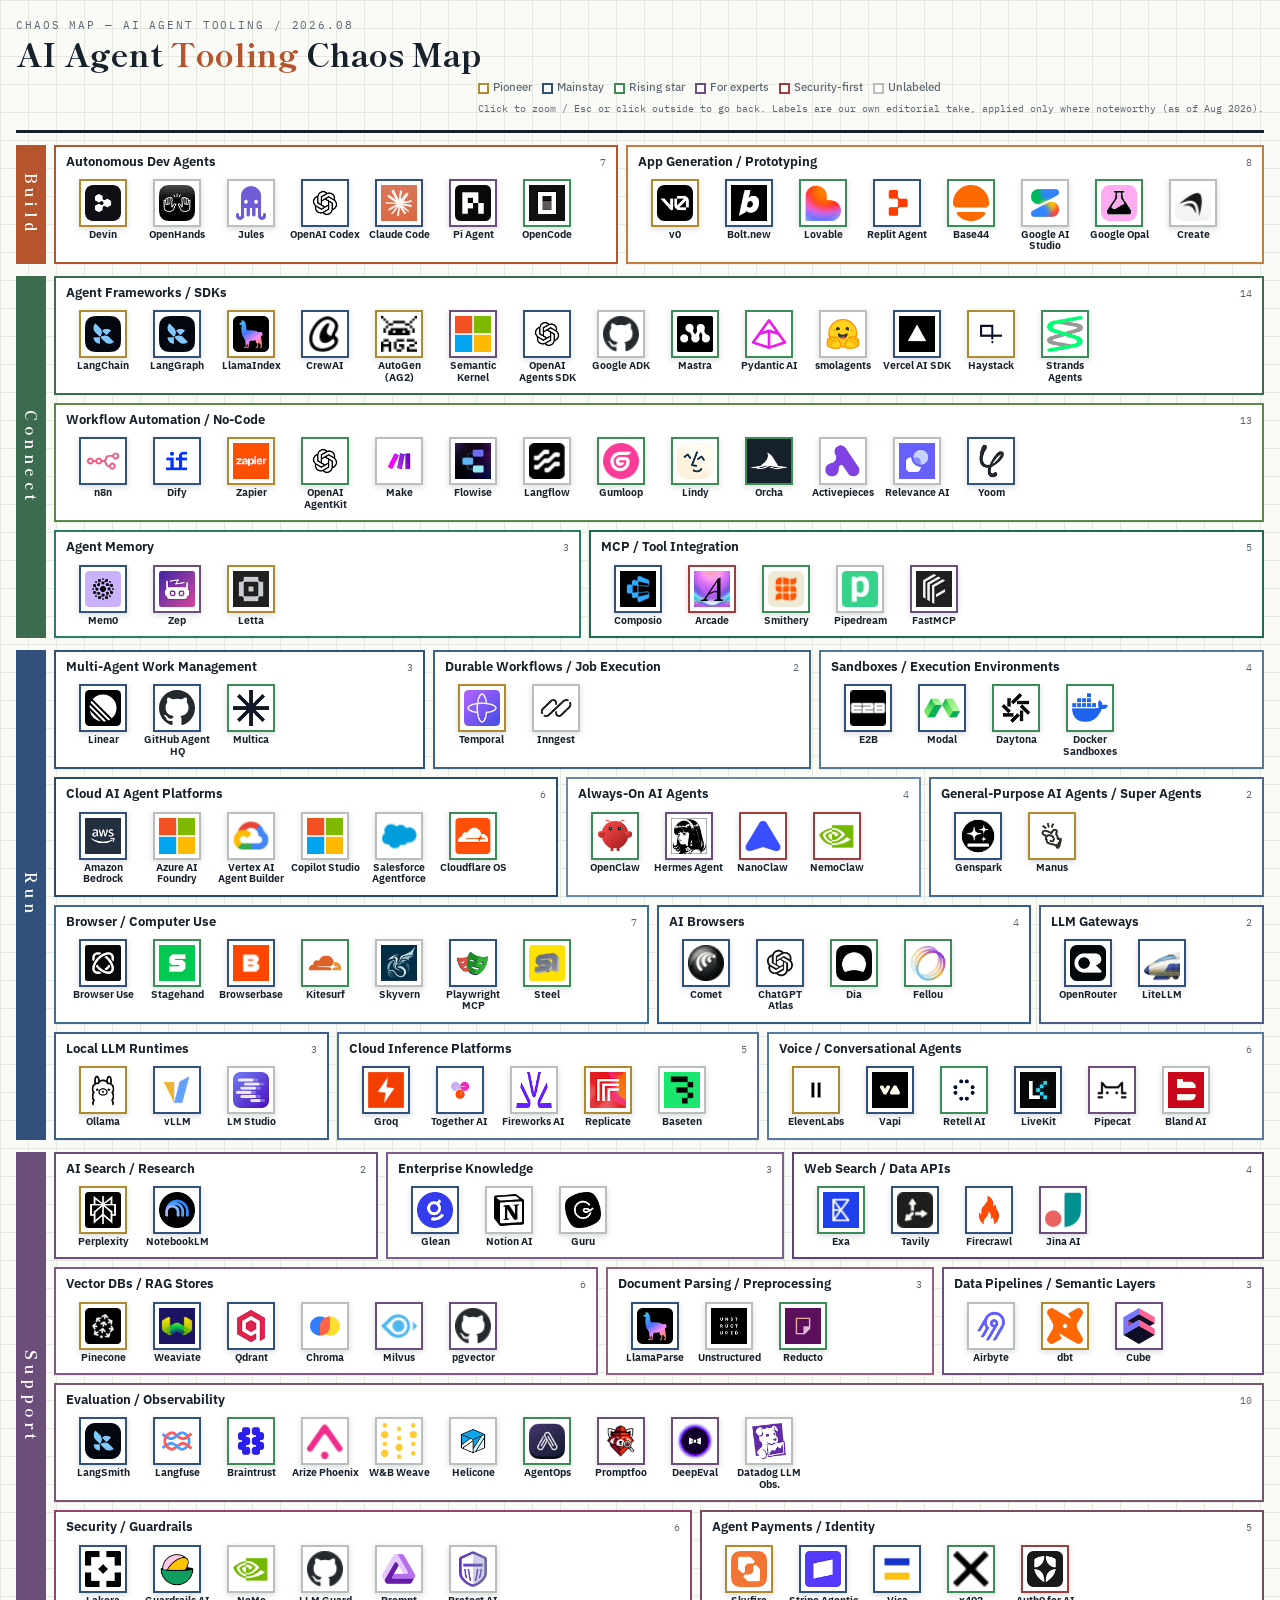
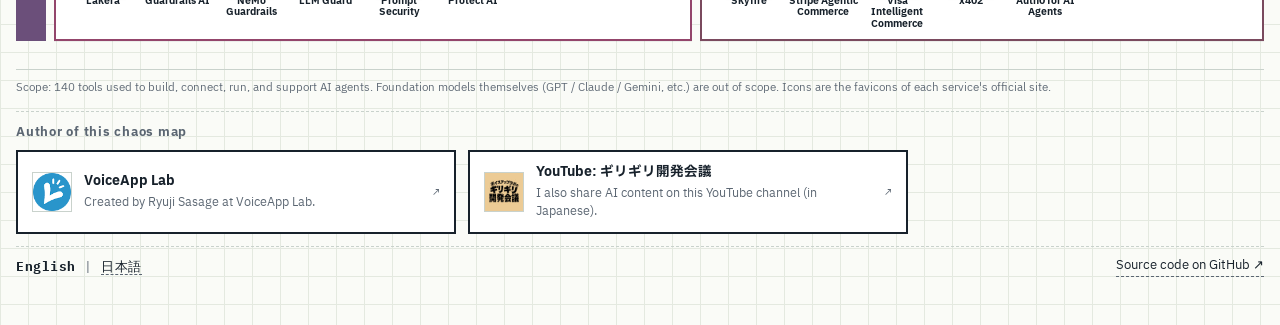
<file: index.html>
<!DOCTYPE html>
<html lang="en">
<head>
<meta charset="UTF-8">
<meta name="viewport" content="width=device-width, initial-scale=1.0">
<title>AI Agent Tools Chaos Map 2026</title>
<meta name="description" content="140 tools for building, connecting, running, and supporting AI agents, organized into 27 categories. Click to zoom into each category's power map, timeline, and detailed tool write-ups.">
<meta property="og:type" content="website">
<meta property="og:title" content="AI Agent Tools Chaos Map 2026">
<meta property="og:description" content="140 AI agent tools across 27 categories — with per-category power maps, release timelines, and detailed write-ups.">
<meta property="og:url" content="https://rsasage.com/ai-agent-tools-chaos-map/">
<meta property="og:image" content="https://rsasage.com/ai-agent-tools-chaos-map/ogp.png">
<meta property="og:image:width" content="1200">
<meta property="og:image:height" content="630">
<meta property="og:site_name" content="AI Agent Tools Chaos Map">
<meta property="og:locale" content="en_US">
<meta property="og:locale:alternate" content="ja_JP">
<meta name="twitter:card" content="summary_large_image">
<meta name="twitter:title" content="AI Agent Tools Chaos Map 2026">
<meta name="twitter:description" content="140 AI agent tools across 27 categories — power maps, timelines, and detailed write-ups.">
<meta name="twitter:image" content="https://rsasage.com/ai-agent-tools-chaos-map/ogp.png">
<link rel="canonical" href="https://rsasage.com/ai-agent-tools-chaos-map/">
<link rel="alternate" hreflang="en" href="https://rsasage.com/ai-agent-tools-chaos-map/">
<link rel="alternate" hreflang="ja" href="https://rsasage.com/ai-agent-tools-chaos-map/ja/">
<link rel="alternate" hreflang="x-default" href="https://rsasage.com/ai-agent-tools-chaos-map/">
<link rel="icon" href="favicon.svg" type="image/svg+xml">
<link rel="icon" href="favicon-32.png" sizes="32x32" type="image/png">
<link rel="apple-touch-icon" href="apple-touch-icon.png">
<link rel="preconnect" href="https://fonts.googleapis.com">
<link href="https://fonts.googleapis.com/css2?family=Shippori+Mincho+B1:wght@700;800&family=IBM+Plex+Sans+JP:wght@400;500;700&family=IBM+Plex+Mono:wght@400;500&display=swap" rel="stylesheet">
<link rel="stylesheet" href="assets/style.css">
</head>
<body>
<div class="wrap">

<header>
  <div class="h-left">
    <div class="eyebrow">CHAOS MAP — AI AGENT TOOLING / 2026.08</div>
    <h1>AI Agent <span class="accent">Tooling</span> Chaos Map</h1>
  </div>
  <div class="h-right">
    <div class="tier-legend">
      <span class="tier-key"><span class="ring" style="border-color:var(--t-pioneer)"></span>Pioneer</span>
      <span class="tier-key"><span class="ring" style="border-color:var(--t-main)"></span>Mainstay</span>
      <span class="tier-key"><span class="ring" style="border-color:var(--t-rising)"></span>Rising star</span>
      <span class="tier-key"><span class="ring" style="border-color:var(--t-expert)"></span>For experts</span>
      <span class="tier-key"><span class="ring" style="border-color:var(--t-security)"></span>Security-first</span>
      <span class="tier-key"><span class="ring" style="border-color:#B9C0BB"></span>Unlabeled</span>
    </div>
    <div class="legend-note">Click to zoom / Esc or click outside to go back. Labels are our own editorial take, applied only where noteworthy (as of Aug 2026).</div>
  </div>
</header>

<div id="map"></div>

<footer>
  <p>Scope: 140 tools used to build, connect, run, and support AI agents. Foundation models themselves (GPT / Claude / Gemini, etc.) are out of scope. Icons are the favicons of each service's official site.</p>
  <div class="credits-block">
    <h3>Author of this chaos map</h3>
    <div class="credit-cards">
      <a class="credit-card" href="https://voiceapp-lab.com/" target="_blank" rel="noopener">
        <img src="[data-uri]" alt="VoiceApp Lab">
        <span class="cc-body"><span class="cc-t">VoiceApp Lab</span><span class="cc-d">Created by Ryuji Sasage at VoiceApp Lab.</span></span>
        <span class="cc-arrow">↗</span>
      </a>
      <a class="credit-card" href="https://www.youtube.com/@girigirikk" target="_blank" rel="noopener">
        <img src="[data-uri]" alt="ギリギリ開発会議">
        <span class="cc-body"><span class="cc-t">YouTube: ギリギリ開発会議</span><span class="cc-d">I also share AI content on this YouTube channel (in Japanese).</span></span>
        <span class="cc-arrow">↗</span>
      </a>
    </div>
  </div>
  <div class="foot-links">
    <span class="lang-switch"><strong>English</strong> | <a href="ja/" data-lang-base="ja/">日本語</a></span>
    <a href="https://github.com/Arahabica/ai-agent-tools-chaos-map" target="_blank" rel="noopener">Source code on GitHub ↗</a>
  </div>
</footer>

</div>

<div id="ov" aria-modal="true" role="dialog"><div id="ovPanel"></div></div>

<script src="assets/icons.js"></script>
<script src="assets/data-en.js"></script>
<script src="assets/app.js"></script>
</body>
</html>
</file>
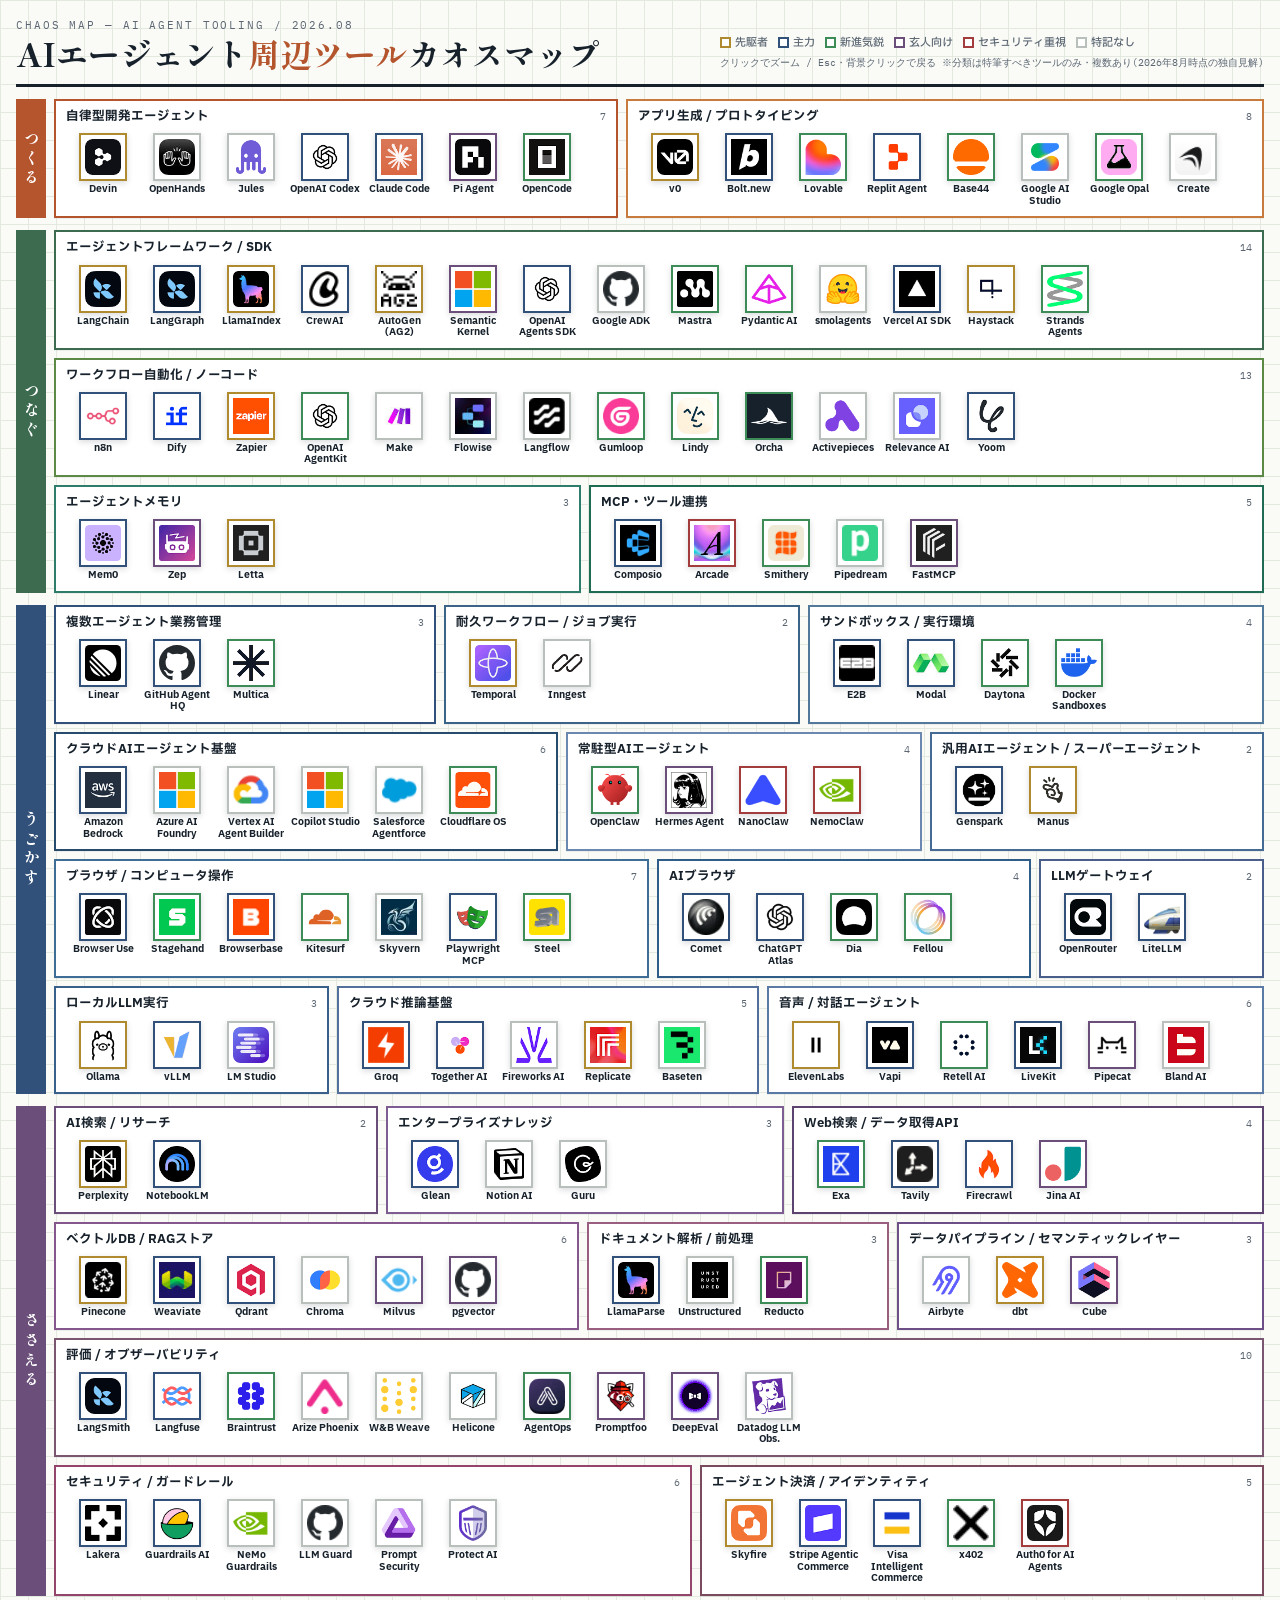
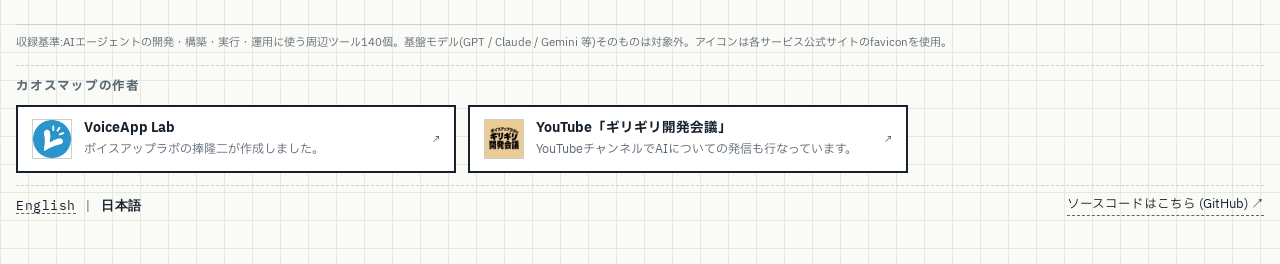
<file: ja/index.html>
<!DOCTYPE html>
<html lang="ja">
<head>
<meta charset="UTF-8">
<meta name="viewport" content="width=device-width, initial-scale=1.0">
<title>AIエージェント周辺ツール カオスマップ 2026</title>
<meta name="description" content="AIエージェントを「つくる・つなぐ・うごかす・ささえる」周辺ツール140個を27カテゴリに整理したカオスマップ。クリックでズームし、各カテゴリの勢力図・年表・ツール詳細解説へ。">
<meta property="og:type" content="website">
<meta property="og:title" content="AIエージェント周辺ツール カオスマップ 2026">
<meta property="og:description" content="AIエージェント周辺ツール140個を27カテゴリに整理。カテゴリごとの勢力図・登場年表・詳細解説つきのインタラクティブマップ。">
<meta property="og:url" content="https://rsasage.com/ai-agent-tools-chaos-map/ja/">
<meta property="og:image" content="https://rsasage.com/ai-agent-tools-chaos-map/ogp-ja.png">
<meta property="og:image:width" content="1200">
<meta property="og:image:height" content="630">
<meta property="og:site_name" content="AIエージェント周辺ツール カオスマップ">
<meta property="og:locale" content="ja_JP">
<meta property="og:locale:alternate" content="en_US">
<meta name="twitter:card" content="summary_large_image">
<meta name="twitter:title" content="AIエージェント周辺ツール カオスマップ 2026">
<meta name="twitter:description" content="AIエージェント周辺ツール140個を27カテゴリに整理。勢力図・年表・詳細解説つき。">
<meta name="twitter:image" content="https://rsasage.com/ai-agent-tools-chaos-map/ogp-ja.png">
<link rel="canonical" href="https://rsasage.com/ai-agent-tools-chaos-map/ja/">
<link rel="alternate" hreflang="en" href="https://rsasage.com/ai-agent-tools-chaos-map/">
<link rel="alternate" hreflang="ja" href="https://rsasage.com/ai-agent-tools-chaos-map/ja/">
<link rel="alternate" hreflang="x-default" href="https://rsasage.com/ai-agent-tools-chaos-map/">
<link rel="icon" href="../favicon.svg" type="image/svg+xml">
<link rel="icon" href="../favicon-32.png" sizes="32x32" type="image/png">
<link rel="apple-touch-icon" href="../apple-touch-icon.png">
<link rel="preconnect" href="https://fonts.googleapis.com">
<link href="https://fonts.googleapis.com/css2?family=Shippori+Mincho+B1:wght@700;800&family=IBM+Plex+Sans+JP:wght@400;500;700&family=IBM+Plex+Mono:wght@400;500&display=swap" rel="stylesheet">
<link rel="stylesheet" href="../assets/style.css">
</head>
<body>
<div class="wrap">

<header>
  <div class="h-left">
    <div class="eyebrow">CHAOS MAP — AI AGENT TOOLING / 2026.08</div>
    <h1>AIエージェント<span class="accent">周辺ツール</span>カオスマップ</h1>
  </div>
  <div class="h-right">
    <div class="tier-legend">
      <span class="tier-key"><span class="ring" style="border-color:var(--t-pioneer)"></span>先駆者</span>
      <span class="tier-key"><span class="ring" style="border-color:var(--t-main)"></span>主力</span>
      <span class="tier-key"><span class="ring" style="border-color:var(--t-rising)"></span>新進気鋭</span>
      <span class="tier-key"><span class="ring" style="border-color:var(--t-expert)"></span>玄人向け</span>
      <span class="tier-key"><span class="ring" style="border-color:var(--t-security)"></span>セキュリティ重視</span>
      <span class="tier-key"><span class="ring" style="border-color:#B9C0BB"></span>特記なし</span>
    </div>
    <div class="legend-note">クリックでズーム / Esc・背景クリックで戻る ※分類は特筆すべきツールのみ・複数あり(2026年8月時点の独自見解)</div>
  </div>
</header>

<div id="map"></div>

<footer>
  <p>収録基準:AIエージェントの開発・構築・実行・運用に使う周辺ツール140個。基盤モデル(GPT / Claude / Gemini 等)そのものは対象外。アイコンは各サービス公式サイトのfaviconを使用。</p>
  <div class="credits-block">
    <h3>カオスマップの作者</h3>
    <div class="credit-cards">
      <a class="credit-card" href="https://voiceapp-lab.com/" target="_blank" rel="noopener">
        <img src="[data-uri]" alt="VoiceApp Lab">
        <span class="cc-body"><span class="cc-t">VoiceApp Lab</span><span class="cc-d">ボイスアップラボの捧隆二が作成しました。</span></span>
        <span class="cc-arrow">↗</span>
      </a>
      <a class="credit-card" href="https://www.youtube.com/@girigirikk" target="_blank" rel="noopener">
        <img src="[data-uri]" alt="ギリギリ開発会議">
        <span class="cc-body"><span class="cc-t">YouTube「ギリギリ開発会議」</span><span class="cc-d">YouTubeチャンネルでAIについての発信も行なっています。</span></span>
        <span class="cc-arrow">↗</span>
      </a>
    </div>
  </div>
  <div class="foot-links">
    <span class="lang-switch"><a href="../" data-lang-base="../">English</a> | <strong>日本語</strong></span>
    <a href="https://github.com/Arahabica/ai-agent-tools-chaos-map" target="_blank" rel="noopener">ソースコードはこちら (GitHub) ↗</a>
  </div>
</footer>

</div>

<div id="ov" aria-modal="true" role="dialog"><div id="ovPanel"></div></div>

<script src="../assets/icons.js"></script>
<script src="../assets/data-ja.js"></script>
<script src="../assets/app.js"></script>
</body>
</html>
</file>
<file: assets/style.css>
:root{
  --paper:#FAFBF7;
  --grid:#E4E9E0;
  --ink:#17212B;
  --sub:#5B6672;
  --line:#C9D2CC;
  --panel:#FFFFFF;
  --t-pioneer:#B08A2E;
  --t-main:#31517A;
  --t-rising:#3D8B57;
  --t-expert:#6B4F7A;
  --t-security:#A33D3D;
}
*{margin:0;padding:0;box-sizing:border-box}
body{
  font-family:"IBM Plex Sans JP",-apple-system,"Hiragino Sans",sans-serif;
  color:var(--ink);
  background:var(--paper);
  background-image:
    linear-gradient(var(--grid) 1px, transparent 1px),
    linear-gradient(90deg, var(--grid) 1px, transparent 1px);
  background-size:28px 28px;
  line-height:1.5;
}
.wrap{max-width:1360px;margin:0 auto;padding:18px 16px 48px}

/* ---------- compact header ---------- */
header{
  display:flex;flex-wrap:wrap;align-items:flex-end;gap:8px 24px;
  border-bottom:3px solid var(--ink);padding-bottom:12px;margin-bottom:6px;
}
.h-left .eyebrow{font-family:"IBM Plex Mono",monospace;font-size:10.5px;letter-spacing:.18em;color:var(--sub)}
h1{font-family:"Shippori Mincho B1",serif;font-weight:800;font-size:clamp(20px,3.4vw,32px);line-height:1.2}
h1 .accent{color:#B4552D}
.h-right{display:flex;flex-direction:column;gap:4px;margin-left:auto;padding-bottom:2px}
.tier-legend{display:flex;flex-wrap:wrap;gap:4px 10px;font-size:11px;align-items:center}
.tier-key{display:inline-flex;align-items:center;gap:4px;color:var(--sub);font-weight:500}
.tier-key .ring{width:11px;height:11px;border:2.5px solid #888;background:#fff}
.legend-note{font-family:"IBM Plex Mono",monospace;color:var(--sub);font-size:10px}

/* ---------- zones (dense) ---------- */
.zone{display:flex;gap:8px;margin-top:12px}
.zone-rail{
  flex:0 0 30px;
  writing-mode:vertical-rl;
  font-family:"Shippori Mincho B1",serif;
  font-weight:700;font-size:15px;letter-spacing:.3em;
  color:#fff;text-align:center;padding:12px 0;
  display:flex;align-items:center;justify-content:center;
}
.zone-body{flex:1;display:flex;flex-wrap:wrap;gap:8px;align-content:flex-start}

/* ---------- category panels: icon clouds ---------- */
.panel{
  background:var(--panel);
  border:2px solid var(--hue,#888);
  padding:8px 10px 6px;
  box-shadow:0 1px 0 rgba(23,33,43,.06);
  cursor:zoom-in;
  transition:box-shadow .15s,transform .15s;
  flex:1 1 auto;
}
.panel:hover{box-shadow:0 4px 14px rgba(23,33,43,.16);transform:translateY(-1px)}
.panel h2{
  font-size:12.5px;font-weight:700;line-height:1.3;
  display:flex;justify-content:space-between;align-items:baseline;gap:8px;
  margin-bottom:2px;
}
.panel h2 .count{font-family:"IBM Plex Mono",monospace;font-size:10px;font-weight:400;color:var(--sub)}
.cloud{display:flex;flex-wrap:wrap;align-items:flex-start;justify-content:flex-start}
.tile{
  width:74px;
  display:flex;flex-direction:column;align-items:center;gap:2px;
  padding:6px 2px 4px;
  cursor:zoom-in;
  transition:transform .12s;
}
.tile:hover{transform:scale(1.14);z-index:3;position:relative}
.tile .ic{
  width:48px;height:48px;
  background:#fff;border:2.5px solid var(--tier,#98a0a8);
  box-shadow:0 2px 6px rgba(23,33,43,.16);
  display:flex;align-items:center;justify-content:center;
  overflow:hidden;
}
.tile .ic img{width:36px;height:36px;object-fit:contain}
.tile .ic.mono{font-family:"IBM Plex Mono",monospace;font-size:20px;font-weight:700;color:#fff;background:var(--mono-bg,#8a8f98)}
.tile .nm{
  font-size:10px;font-weight:700;line-height:1.15;text-align:center;
  max-width:74px;overflow-wrap:break-word;
}

footer{margin-top:28px;border-top:1px solid var(--line);padding-top:10px;font-size:11px;color:var(--sub)}
footer p+p{margin-top:3px}

/* ---------- zoom overlay ---------- */
#ov{
  position:fixed;inset:0;z-index:50;display:none;
  background:rgba(23,33,43,.45);
  backdrop-filter:blur(3px);
  overflow-y:auto;
  padding:4vh 16px 6vh;
}
#ov.open{display:block}
#ovPanel{
  max-width:1080px;margin:0 auto;
  background:var(--paper);
  border:3px solid var(--hue,#888);
  box-shadow:0 18px 60px rgba(0,0,0,.35);
  padding:22px 26px 28px;
  transform-origin:center top;
}
#ovPanel.zooming{transition:transform .28s cubic-bezier(.2,.8,.25,1),opacity .28s}
.crumbs{
  display:flex;align-items:center;gap:6px;flex-wrap:wrap;
  font-size:12.5px;font-family:"IBM Plex Mono",monospace;color:var(--sub);
  margin-bottom:14px;
}
.crumbs a{color:var(--ink);text-decoration:none;border-bottom:1px dashed var(--sub);cursor:pointer}
.crumbs a:hover{color:#B4552D;border-color:#B4552D}
.crumbs .sep{color:var(--line)}
.crumbs .cur{font-weight:700;color:var(--ink)}
.ov-close{
  float:right;
  font-family:"IBM Plex Mono",monospace;font-size:12px;
  border:1.5px solid var(--ink);background:#fff;
  padding:4px 10px;cursor:pointer;
}
.ov-close:hover{background:var(--ink);color:#fff}
.ov-title{font-family:"Shippori Mincho B1",serif;font-weight:800;font-size:clamp(20px,3.6vw,30px);line-height:1.3}
.ov-desc{
  display:grid;grid-template-columns:repeat(2,minmax(0,1fr));gap:10px;
  max-width:980px;margin-top:16px;
}
.ov-desc-block{
  min-width:0;padding:12px 14px 13px;
  border:1px solid var(--line);border-top:3px solid var(--hue);background:#fff;
}
.ov-desc-block h3{
  display:flex;align-items:center;gap:7px;margin-bottom:7px;
  font-size:12px;font-weight:700;letter-spacing:.05em;color:var(--ink);
}
.ov-desc-block h3::before{
  content:"";width:6px;height:6px;flex:none;background:var(--hue);border-radius:50%;
}
.ov-desc-block p{font-size:13px;color:var(--sub);line-height:1.8}
.ov-desc-block p span{display:block}
.ov-desc-block p span+span{margin-top:3px}
.ov-desc-fallback{font-size:13.5px;color:var(--sub);line-height:1.95;max-width:920px;margin-top:10px}
.tier-badge{
  display:inline-flex;align-items:center;gap:4px;
  font-size:10.5px;font-weight:700;letter-spacing:.04em;
  padding:1px 7px;color:#fff;
}
.tier-badge.pioneer{background:var(--t-pioneer)}
.tier-badge.main{background:var(--t-main)}
.tier-badge.rising{background:var(--t-rising)}
.tier-badge.expert{background:var(--t-expert)}
.tier-badge.security{background:var(--t-security)}
.mini{
  font-size:10px;font-family:"IBM Plex Mono",monospace;color:var(--sub);
  border:1px solid var(--line);padding:0 5px;
}

/* category view */
.relwrap{position:relative;margin-top:20px}
.relsvg{position:absolute;inset:0;width:100%;height:100%;pointer-events:none;z-index:2;overflow:visible}
.cards{display:grid;grid-template-columns:repeat(auto-fill,minmax(216px,1fr));gap:58px 54px;position:relative;z-index:1}
.tcard{
  background:#fff;border:1px solid var(--line);
  padding:11px 12px;cursor:zoom-in;
  box-shadow:0 1px 0 rgba(23,33,43,.06);
  transition:box-shadow .15s,transform .15s;
  display:flex;flex-direction:column;gap:6px;
}
.tcard:hover{box-shadow:0 5px 16px rgba(23,33,43,.2);transform:translateY(-2px)}
.tcard .row1{display:flex;align-items:center;gap:9px}
.tcard .ic{
  width:40px;height:40px;flex:none;
  background:#fff;border:2px solid var(--tier,#98a0a8);
  display:flex;align-items:center;justify-content:center;overflow:hidden;
}
.tcard .ic img{width:30px;height:30px;object-fit:contain}
.tcard .ic.mono{font-family:"IBM Plex Mono",monospace;font-size:17px;font-weight:700;color:#fff;background:var(--mono-bg,#8a8f98)}
.tcard .nm{font-weight:700;font-size:14px;line-height:1.25;flex:1}
.tcard .d{font-size:11.5px;color:var(--sub)}
.tcard .row2{display:flex;align-items:center;gap:6px;flex-wrap:wrap}
.xrel{margin-top:22px;border-top:1px dashed var(--line);padding-top:14px}
.xrel h3,.rel-legend h3,.svc-rels h3,.svc-sibs h3,.tl h3,.pow h3{font-size:12.5px;font-weight:700;letter-spacing:.06em;color:var(--sub);margin-bottom:8px}

/* 勢力図 (category power-map commentary) */
.pow{margin-top:26px;border-top:1px dashed var(--line);padding-top:14px}
.pow p{font-size:13.5px;line-height:1.95;max-width:880px}

/* category timeline */
.tl{margin-top:26px;border-top:1px dashed var(--line);padding-top:14px}
.tl-track{display:flex;overflow-x:auto;border-left:2px solid var(--ink);align-items:stretch}
.tl-col{flex:1 0 auto;min-width:92px;border-right:1px dashed var(--line);padding:0 10px 6px}
.tl-col.gap{flex:0 0 auto;min-width:34px;display:flex;align-items:flex-start;justify-content:center;color:var(--sub);font-family:"IBM Plex Mono",monospace;padding-top:3px}
.tl-year{font-family:"IBM Plex Mono",monospace;font-size:11.5px;font-weight:700;border-bottom:2px solid var(--ink);margin-bottom:9px;padding:1px 0}
.tl-items{display:flex;flex-direction:column;gap:7px}
.tl-item{display:flex;align-items:flex-start;gap:6px;font-size:11px;font-weight:700;cursor:zoom-in;line-height:1.2}
.tl-txt{display:flex;flex-direction:column;gap:1px;min-width:0}
.tl-n{overflow-wrap:break-word}
.tl-item:hover{color:#B4552D}
.tl-item .ic{width:22px;height:22px;border-width:2px;flex:none;background:#fff;display:inline-flex;align-items:center;justify-content:center;overflow:hidden}
.tl-item .ic img{width:16px;height:16px;object-fit:contain}
.tl-item .ic.mono{font-size:11px}
.tl-m{font-family:"IBM Plex Mono",monospace;font-size:9.5px;font-weight:400;color:var(--sub)}
.tl.single-year .tl-col{width:100%}
.tl.single-year .tl-items{display:grid;grid-template-columns:repeat(auto-fit,minmax(130px,1fr));gap:8px}
.tl.single-year .tl-item{border:1px solid var(--line);background:var(--panel);padding:8px;min-height:42px}
.xrel-items{display:flex;flex-direction:column;gap:6px}
.xrel-item{font-size:13px;display:flex;align-items:center;gap:8px;flex-wrap:wrap}
.xrel-item a{color:var(--ink);font-weight:700;text-decoration:none;border-bottom:1px dashed var(--sub);cursor:pointer}
.xrel-item a:hover{color:#B4552D;border-color:#B4552D}
.xrel-item .cat-of{font-size:11px;color:var(--sub)}
.reltag{font-size:10.5px;font-weight:700;color:#fff;padding:1px 8px;flex:none}
.rel-legend{margin-top:18px;border-top:1px dashed var(--line);padding-top:12px}
.rel-legend .items{display:flex;flex-wrap:wrap;gap:6px 14px;font-size:11.5px;color:var(--sub);align-items:center}
.rel-legend .sw{display:inline-block;width:22px;height:0;border-top-width:2.5px;margin-right:5px;vertical-align:middle}

/* service view */
.svc-head{display:flex;gap:16px;align-items:flex-start;margin-top:6px}
.svc-head .ic{
  width:76px;height:76px;flex:none;
  background:#fff;border:3px solid var(--tier,#98a0a8);
  display:flex;align-items:center;justify-content:center;overflow:hidden;
  box-shadow:0 3px 10px rgba(23,33,43,.15);
}
.svc-head .ic img{width:56px;height:56px;object-fit:contain}
.svc-head .ic.mono{font-family:"IBM Plex Mono",monospace;font-size:32px;font-weight:700;color:#fff;background:var(--mono-bg,#8a8f98)}
.svc-meta{flex:1}
.svc-badges{display:flex;gap:6px;flex-wrap:wrap;margin-top:6px;align-items:center}
.svc-link{font-family:"IBM Plex Mono",monospace;font-size:12px;color:#31517A;text-decoration:none;border-bottom:1px solid #31517A}
.svc-link:hover{color:#B4552D;border-color:#B4552D}
.svc-body{margin-top:18px;font-size:14.5px;line-height:1.9;max-width:820px}
.svc-cat-line{font-size:12px;color:var(--sub);margin-top:4px}
.svc-rels,.svc-sibs{margin-top:22px;border-top:1px dashed var(--line);padding-top:14px}
.sib-cloud{display:flex;flex-wrap:wrap}
.sib-cloud .tile{width:70px}
.sib-cloud .tile .ic{width:42px;height:42px}
.sib-cloud .tile .ic img{width:31px;height:31px}

@media(max-width:640px){
  .zone{gap:6px}
  .zone-rail{flex-basis:26px;font-size:13px;letter-spacing:.22em}
  .tile{width:64px}
  .tile .ic{width:42px;height:42px}
  .tile .ic img{width:31px;height:31px}
  #ovPanel{padding:16px 14px 22px}
  .ov-desc{grid-template-columns:1fr;gap:8px}
  .cards{grid-template-columns:repeat(auto-fill,minmax(160px,1fr));gap:26px 14px}
}
@media print{body{background:none}}

/* ---------- author credit cards ---------- */
.credits-block{margin-top:14px;border-top:1px dashed var(--line);padding-top:12px}
.credits-block h3{font-size:12.5px;font-weight:700;letter-spacing:.06em;color:var(--sub);margin-bottom:8px}
.credit-cards{display:flex;gap:12px;flex-wrap:wrap}
.credit-card{
  flex:1 1 280px;max-width:440px;
  display:flex;align-items:center;gap:12px;
  background:#fff;border:2px solid var(--ink);
  padding:12px 14px;text-decoration:none;color:var(--ink);
  transition:box-shadow .15s,transform .15s;
}
.credit-card:hover{box-shadow:0 5px 16px rgba(23,33,43,.2);transform:translateY(-2px)}
.credit-card img{width:40px;height:40px;flex:none;border:1px solid var(--line);object-fit:cover}
.credit-card .cc-body{display:flex;flex-direction:column;min-width:0}
.credit-card .cc-t{font-weight:700;font-size:13.5px;line-height:1.3}
.credit-card .cc-d{font-size:12px;color:var(--sub);line-height:1.5;margin-top:2px}
.credit-card .cc-arrow{margin-left:auto;flex:none;font-family:"IBM Plex Mono",monospace;color:var(--sub)}

/* ---------- footer: language switch & credits ---------- */
.foot-links{display:flex;justify-content:space-between;align-items:center;flex-wrap:wrap;gap:8px 20px;margin-top:12px;border-top:1px dashed var(--line);padding-top:10px;font-size:12.5px}
.foot-links a{color:var(--ink);text-decoration:none;border-bottom:1px dashed var(--sub)}
.foot-links a:hover{color:#B4552D;border-color:#B4552D}
.lang-switch{font-family:"IBM Plex Mono",monospace;letter-spacing:.04em}
.lang-switch strong{color:var(--ink)}
.credits{color:var(--sub)}
</file>
